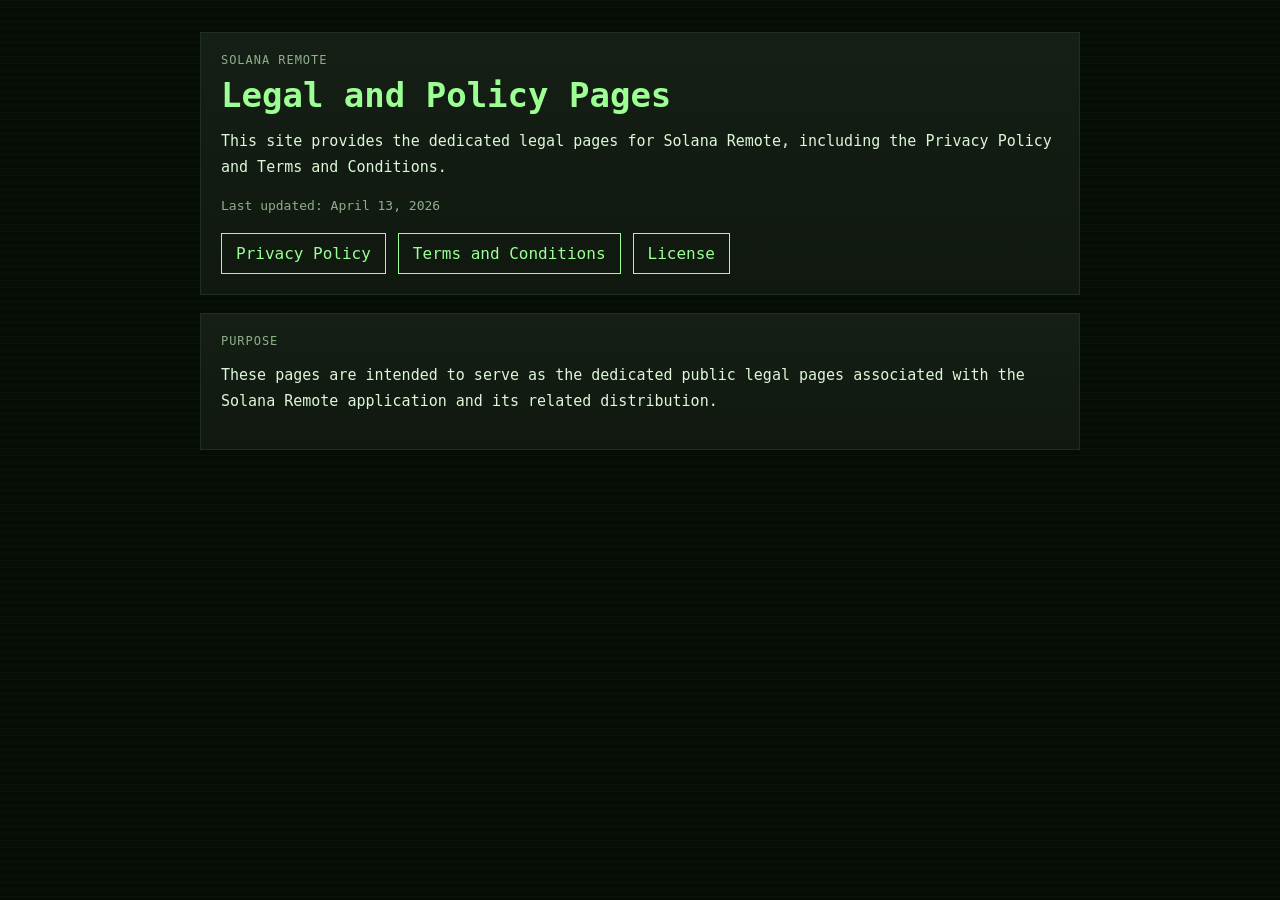
<file: docs/index.html>
<!doctype html>
<html lang="en">
  <head>
    <meta charset="utf-8" />
    <meta name="viewport" content="width=device-width, initial-scale=1" />
    <title>Solana Remote Legal Pages</title>
    <link rel="stylesheet" href="./styles.css" />
  </head>
  <body>
    <main class="page">
      <section class="hero">
        <div class="eyebrow">Solana Remote</div>
        <h1>Legal and Policy Pages</h1>
        <p>
          This site provides the dedicated legal pages for Solana Remote, including
          the Privacy Policy and Terms and Conditions.
        </p>
        <p class="meta">Last updated: April 13, 2026</p>
        <nav class="nav">
          <a href="./privacy-policy.html">Privacy Policy</a>
          <a href="./terms-conditions.html">Terms and Conditions</a>
          <a href="./license.html">License</a>
        </nav>
      </section>

      <section class="panel">
        <div class="eyebrow">Purpose</div>
        <p>
          These pages are intended to serve as the dedicated public legal pages
          associated with the Solana Remote application and its related distribution.
        </p>
      </section>
    </main>
  </body>
</html>
</file>
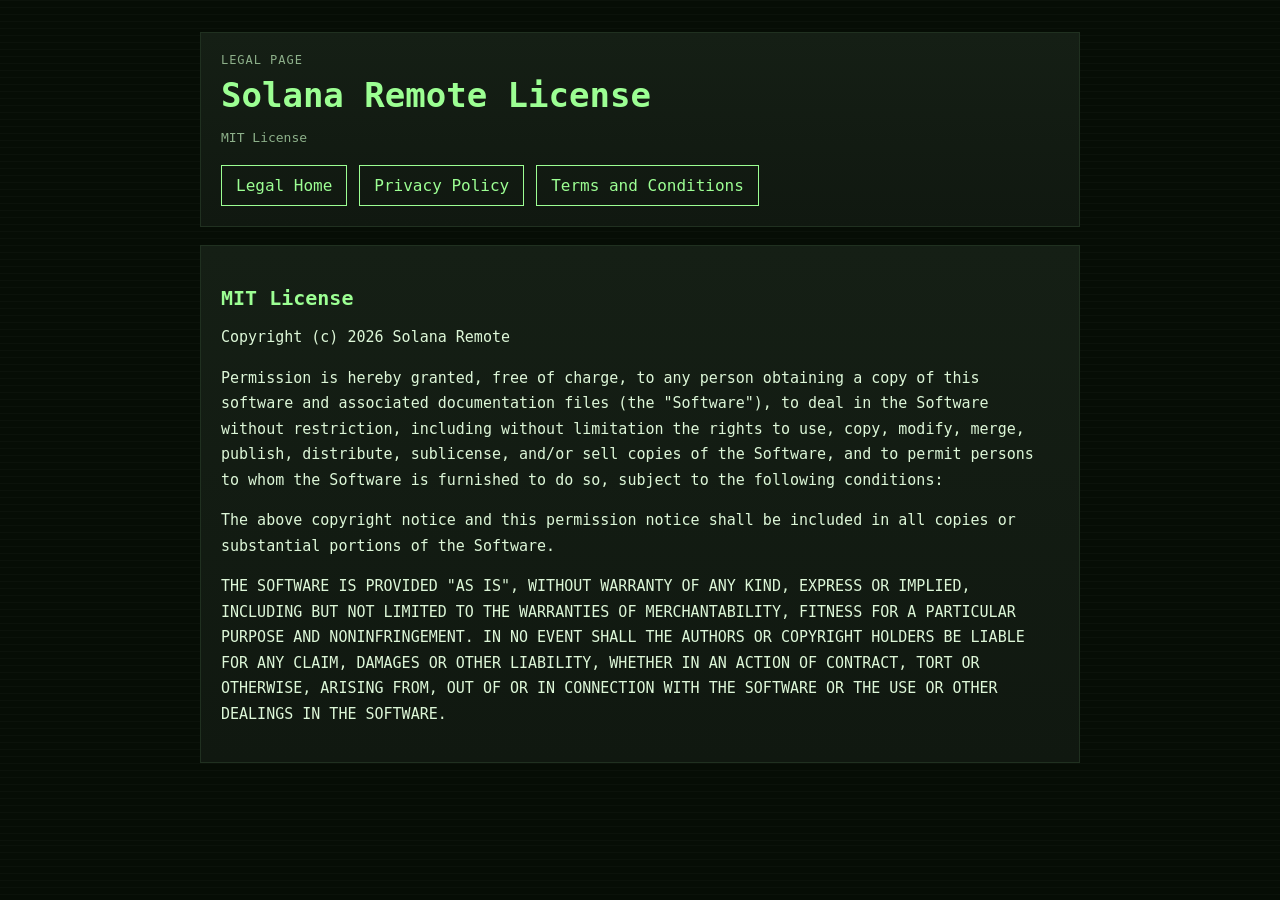
<file: docs/license.html>
<!doctype html>
<html lang="en">
  <head>
    <meta charset="utf-8" />
    <meta name="viewport" content="width=device-width, initial-scale=1" />
    <title>Solana Remote License</title>
    <link rel="stylesheet" href="./styles.css" />
  </head>
  <body>
    <main class="page">
      <section class="hero">
        <div class="eyebrow">Legal Page</div>
        <h1>Solana Remote License</h1>
        <p class="meta">MIT License</p>
        <nav class="nav">
          <a href="./index.html">Legal Home</a>
          <a href="./privacy-policy.html">Privacy Policy</a>
          <a href="./terms-conditions.html">Terms and Conditions</a>
        </nav>
      </section>

      <section class="panel">
        <h2>MIT License</h2>
        <p>Copyright (c) 2026 Solana Remote</p>
        <p>
          Permission is hereby granted, free of charge, to any person obtaining a copy
          of this software and associated documentation files (the "Software"), to deal
          in the Software without restriction, including without limitation the rights
          to use, copy, modify, merge, publish, distribute, sublicense, and/or sell
          copies of the Software, and to permit persons to whom the Software is
          furnished to do so, subject to the following conditions:
        </p>
        <p>
          The above copyright notice and this permission notice shall be included in all
          copies or substantial portions of the Software.
        </p>
        <p>
          THE SOFTWARE IS PROVIDED "AS IS", WITHOUT WARRANTY OF ANY KIND, EXPRESS OR
          IMPLIED, INCLUDING BUT NOT LIMITED TO THE WARRANTIES OF MERCHANTABILITY,
          FITNESS FOR A PARTICULAR PURPOSE AND NONINFRINGEMENT. IN NO EVENT SHALL THE
          AUTHORS OR COPYRIGHT HOLDERS BE LIABLE FOR ANY CLAIM, DAMAGES OR OTHER
          LIABILITY, WHETHER IN AN ACTION OF CONTRACT, TORT OR OTHERWISE, ARISING FROM,
          OUT OF OR IN CONNECTION WITH THE SOFTWARE OR THE USE OR OTHER DEALINGS IN THE
          SOFTWARE.
        </p>
      </section>
    </main>
  </body>
</html>
</file>
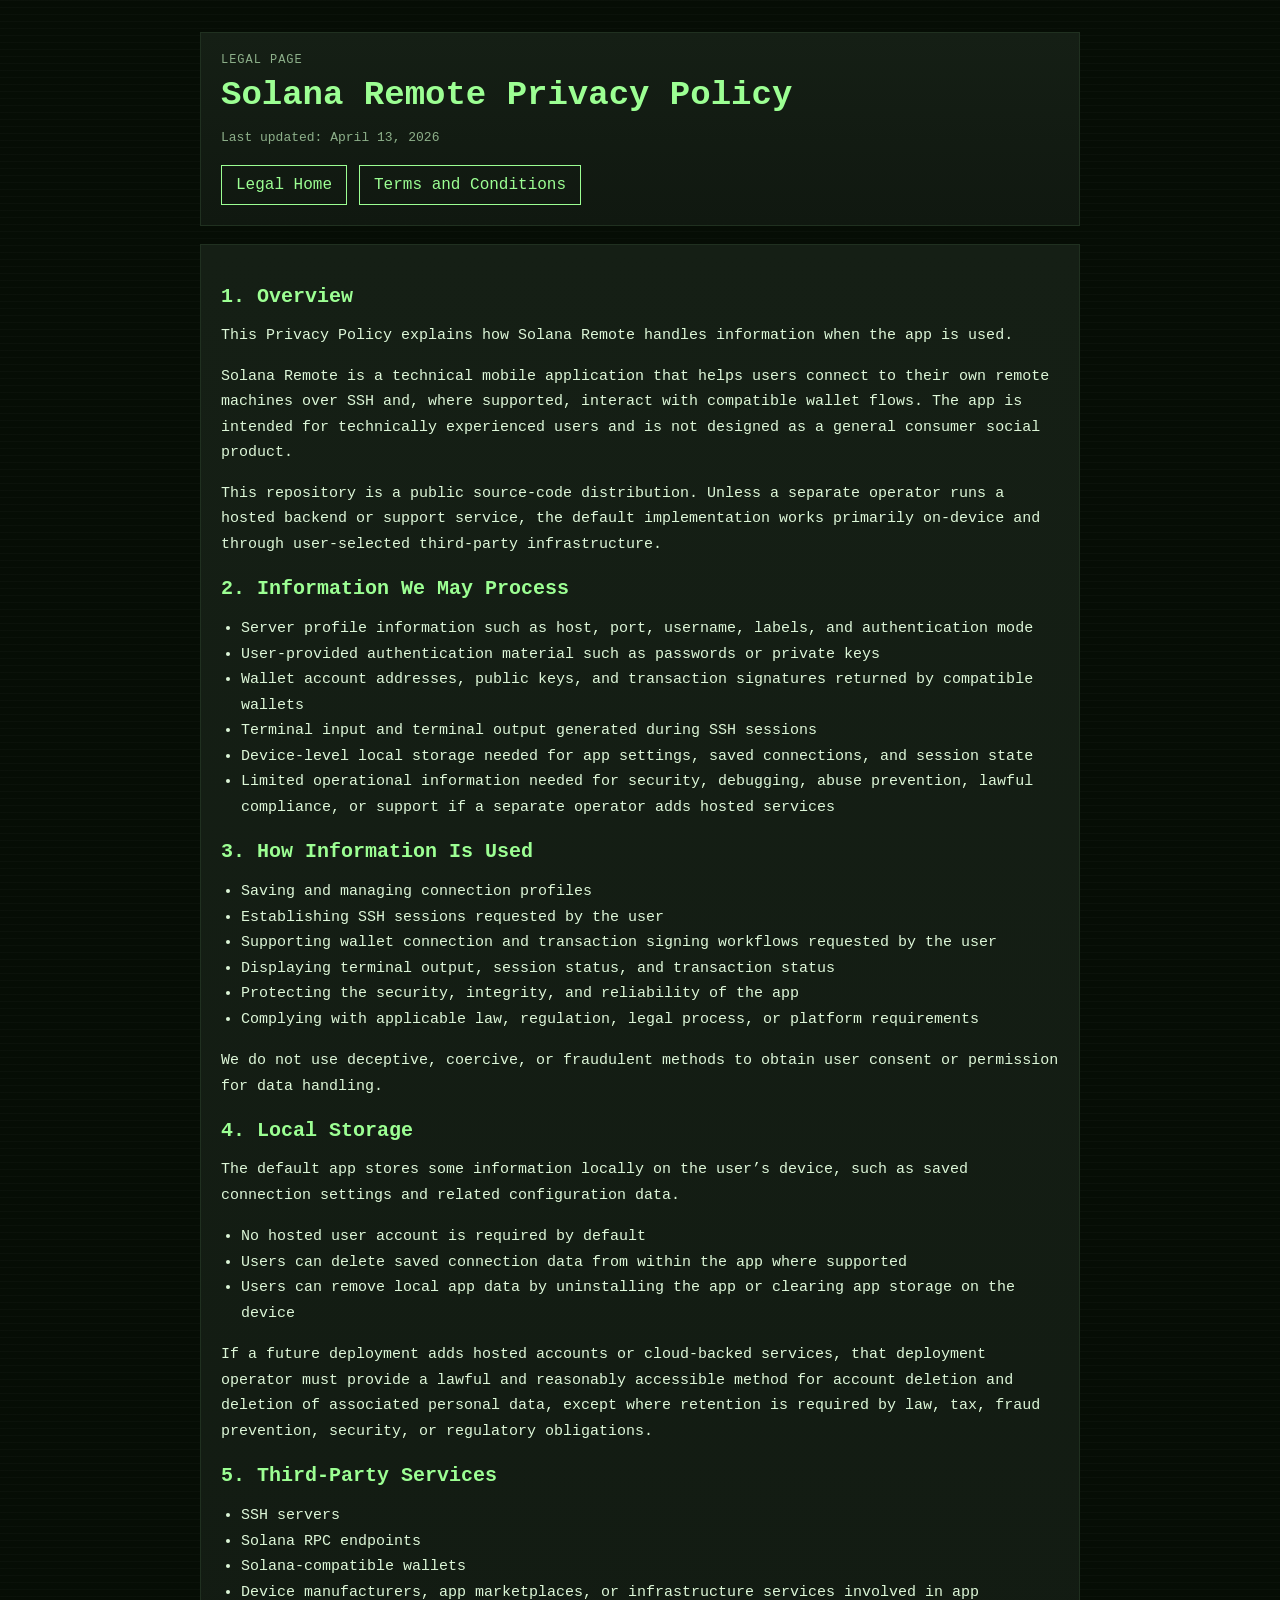
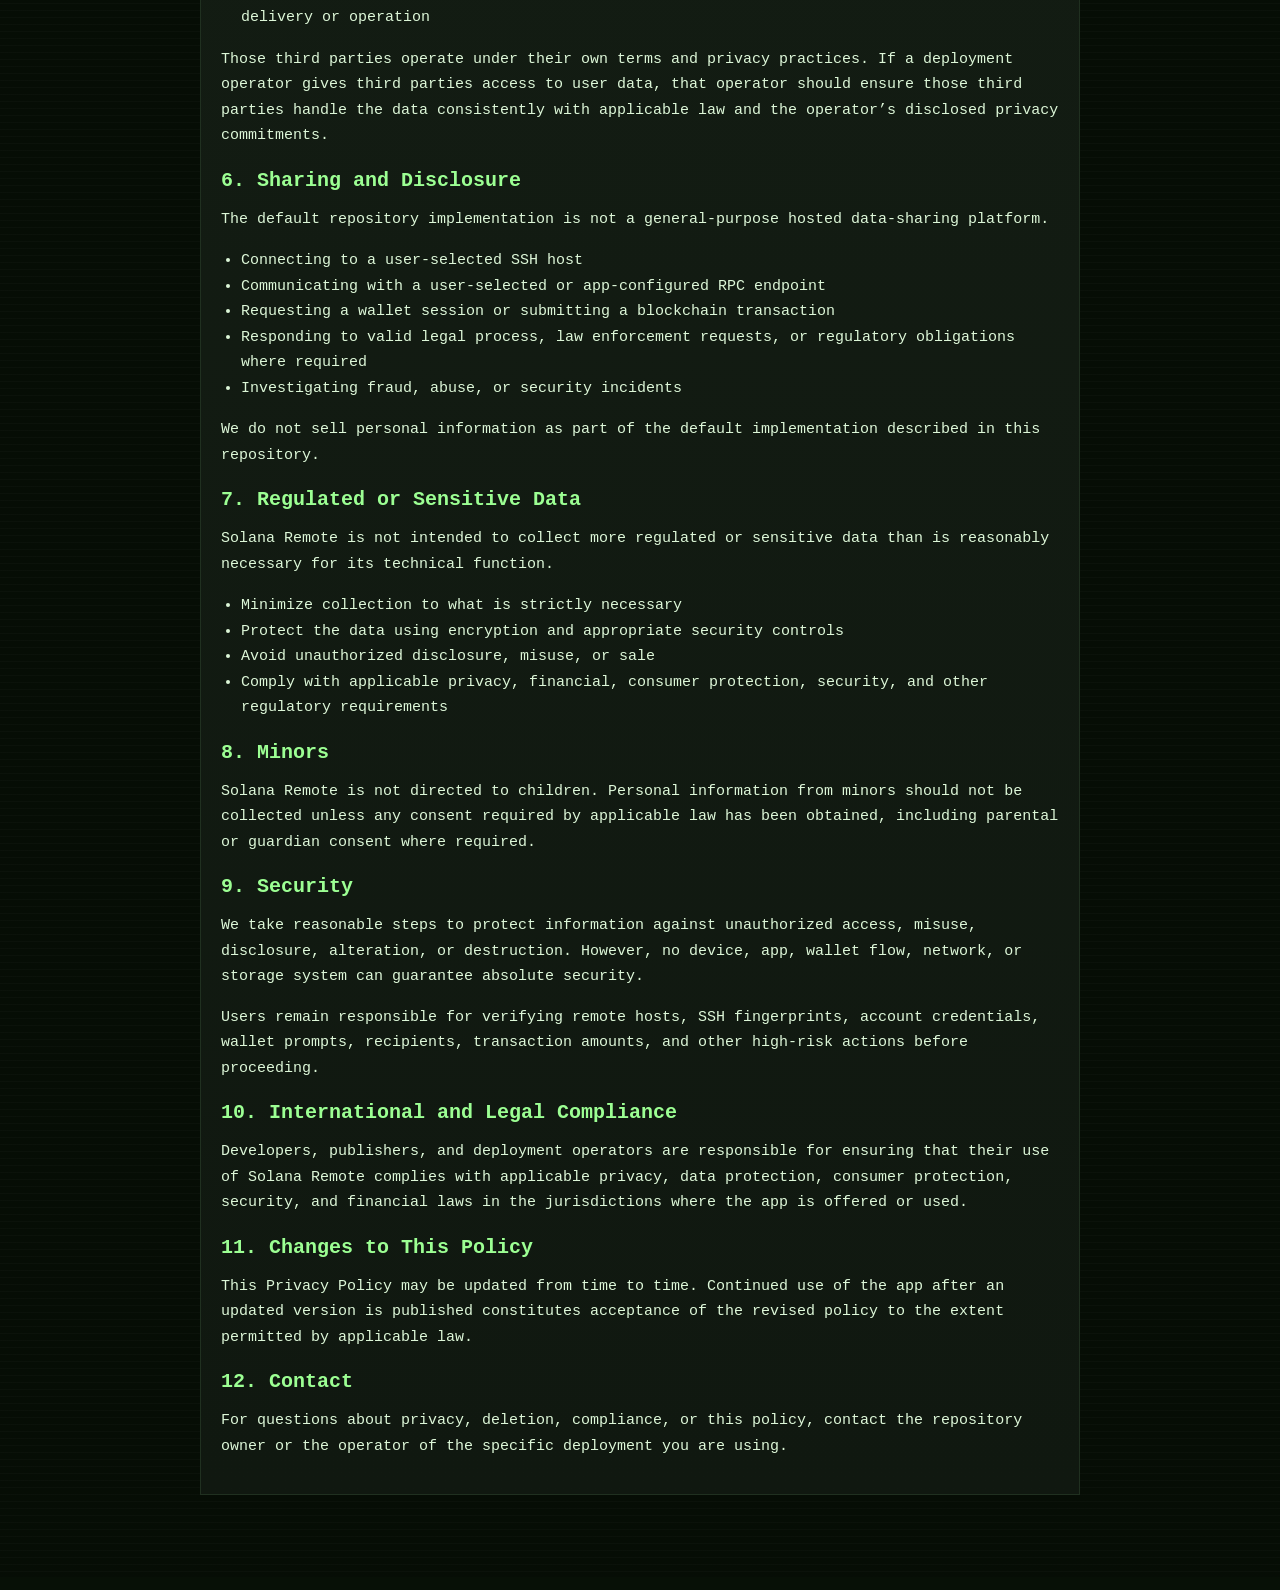
<file: docs/privacy-policy.html>
<!doctype html>
<html lang="en">
  <head>
    <meta charset="utf-8" />
    <meta name="viewport" content="width=device-width, initial-scale=1" />
    <title>Solana Remote Privacy Policy</title>
    <link rel="stylesheet" href="./styles.css" />
  </head>
  <body>
    <main class="page">
      <section class="hero">
        <div class="eyebrow">Legal Page</div>
        <h1>Solana Remote Privacy Policy</h1>
        <p class="meta">Last updated: April 13, 2026</p>
        <nav class="nav">
          <a href="./index.html">Legal Home</a>
          <a href="./terms-conditions.html">Terms and Conditions</a>
        </nav>
      </section>

      <section class="panel">
        <h2>1. Overview</h2>
        <p>This Privacy Policy explains how Solana Remote handles information when the app is used.</p>
        <p>Solana Remote is a technical mobile application that helps users connect to their own remote machines over SSH and, where supported, interact with compatible wallet flows. The app is intended for technically experienced users and is not designed as a general consumer social product.</p>
        <p>This repository is a public source-code distribution. Unless a separate operator runs a hosted backend or support service, the default implementation works primarily on-device and through user-selected third-party infrastructure.</p>

        <h2>2. Information We May Process</h2>
        <ul>
          <li>Server profile information such as host, port, username, labels, and authentication mode</li>
          <li>User-provided authentication material such as passwords or private keys</li>
          <li>Wallet account addresses, public keys, and transaction signatures returned by compatible wallets</li>
          <li>Terminal input and terminal output generated during SSH sessions</li>
          <li>Device-level local storage needed for app settings, saved connections, and session state</li>
          <li>Limited operational information needed for security, debugging, abuse prevention, lawful compliance, or support if a separate operator adds hosted services</li>
        </ul>

        <h2>3. How Information Is Used</h2>
        <ul>
          <li>Saving and managing connection profiles</li>
          <li>Establishing SSH sessions requested by the user</li>
          <li>Supporting wallet connection and transaction signing workflows requested by the user</li>
          <li>Displaying terminal output, session status, and transaction status</li>
          <li>Protecting the security, integrity, and reliability of the app</li>
          <li>Complying with applicable law, regulation, legal process, or platform requirements</li>
        </ul>
        <p>We do not use deceptive, coercive, or fraudulent methods to obtain user consent or permission for data handling.</p>

        <h2>4. Local Storage</h2>
        <p>The default app stores some information locally on the user’s device, such as saved connection settings and related configuration data.</p>
        <ul>
          <li>No hosted user account is required by default</li>
          <li>Users can delete saved connection data from within the app where supported</li>
          <li>Users can remove local app data by uninstalling the app or clearing app storage on the device</li>
        </ul>
        <p>If a future deployment adds hosted accounts or cloud-backed services, that deployment operator must provide a lawful and reasonably accessible method for account deletion and deletion of associated personal data, except where retention is required by law, tax, fraud prevention, security, or regulatory obligations.</p>

        <h2>5. Third-Party Services</h2>
        <ul>
          <li>SSH servers</li>
          <li>Solana RPC endpoints</li>
          <li>Solana-compatible wallets</li>
          <li>Device manufacturers, app marketplaces, or infrastructure services involved in app delivery or operation</li>
        </ul>
        <p>Those third parties operate under their own terms and privacy practices. If a deployment operator gives third parties access to user data, that operator should ensure those third parties handle the data consistently with applicable law and the operator’s disclosed privacy commitments.</p>

        <h2>6. Sharing and Disclosure</h2>
        <p>The default repository implementation is not a general-purpose hosted data-sharing platform.</p>
        <ul>
          <li>Connecting to a user-selected SSH host</li>
          <li>Communicating with a user-selected or app-configured RPC endpoint</li>
          <li>Requesting a wallet session or submitting a blockchain transaction</li>
          <li>Responding to valid legal process, law enforcement requests, or regulatory obligations where required</li>
          <li>Investigating fraud, abuse, or security incidents</li>
        </ul>
        <p>We do not sell personal information as part of the default implementation described in this repository.</p>

        <h2>7. Regulated or Sensitive Data</h2>
        <p>Solana Remote is not intended to collect more regulated or sensitive data than is reasonably necessary for its technical function.</p>
        <ul>
          <li>Minimize collection to what is strictly necessary</li>
          <li>Protect the data using encryption and appropriate security controls</li>
          <li>Avoid unauthorized disclosure, misuse, or sale</li>
          <li>Comply with applicable privacy, financial, consumer protection, security, and other regulatory requirements</li>
        </ul>

        <h2>8. Minors</h2>
        <p>Solana Remote is not directed to children. Personal information from minors should not be collected unless any consent required by applicable law has been obtained, including parental or guardian consent where required.</p>

        <h2>9. Security</h2>
        <p>We take reasonable steps to protect information against unauthorized access, misuse, disclosure, alteration, or destruction. However, no device, app, wallet flow, network, or storage system can guarantee absolute security.</p>
        <p>Users remain responsible for verifying remote hosts, SSH fingerprints, account credentials, wallet prompts, recipients, transaction amounts, and other high-risk actions before proceeding.</p>

        <h2>10. International and Legal Compliance</h2>
        <p>Developers, publishers, and deployment operators are responsible for ensuring that their use of Solana Remote complies with applicable privacy, data protection, consumer protection, security, and financial laws in the jurisdictions where the app is offered or used.</p>

        <h2>11. Changes to This Policy</h2>
        <p>This Privacy Policy may be updated from time to time. Continued use of the app after an updated version is published constitutes acceptance of the revised policy to the extent permitted by applicable law.</p>

        <h2>12. Contact</h2>
        <p>For questions about privacy, deletion, compliance, or this policy, contact the repository owner or the operator of the specific deployment you are using.</p>
      </section>
    </main>
  </body>
</html>
</file>
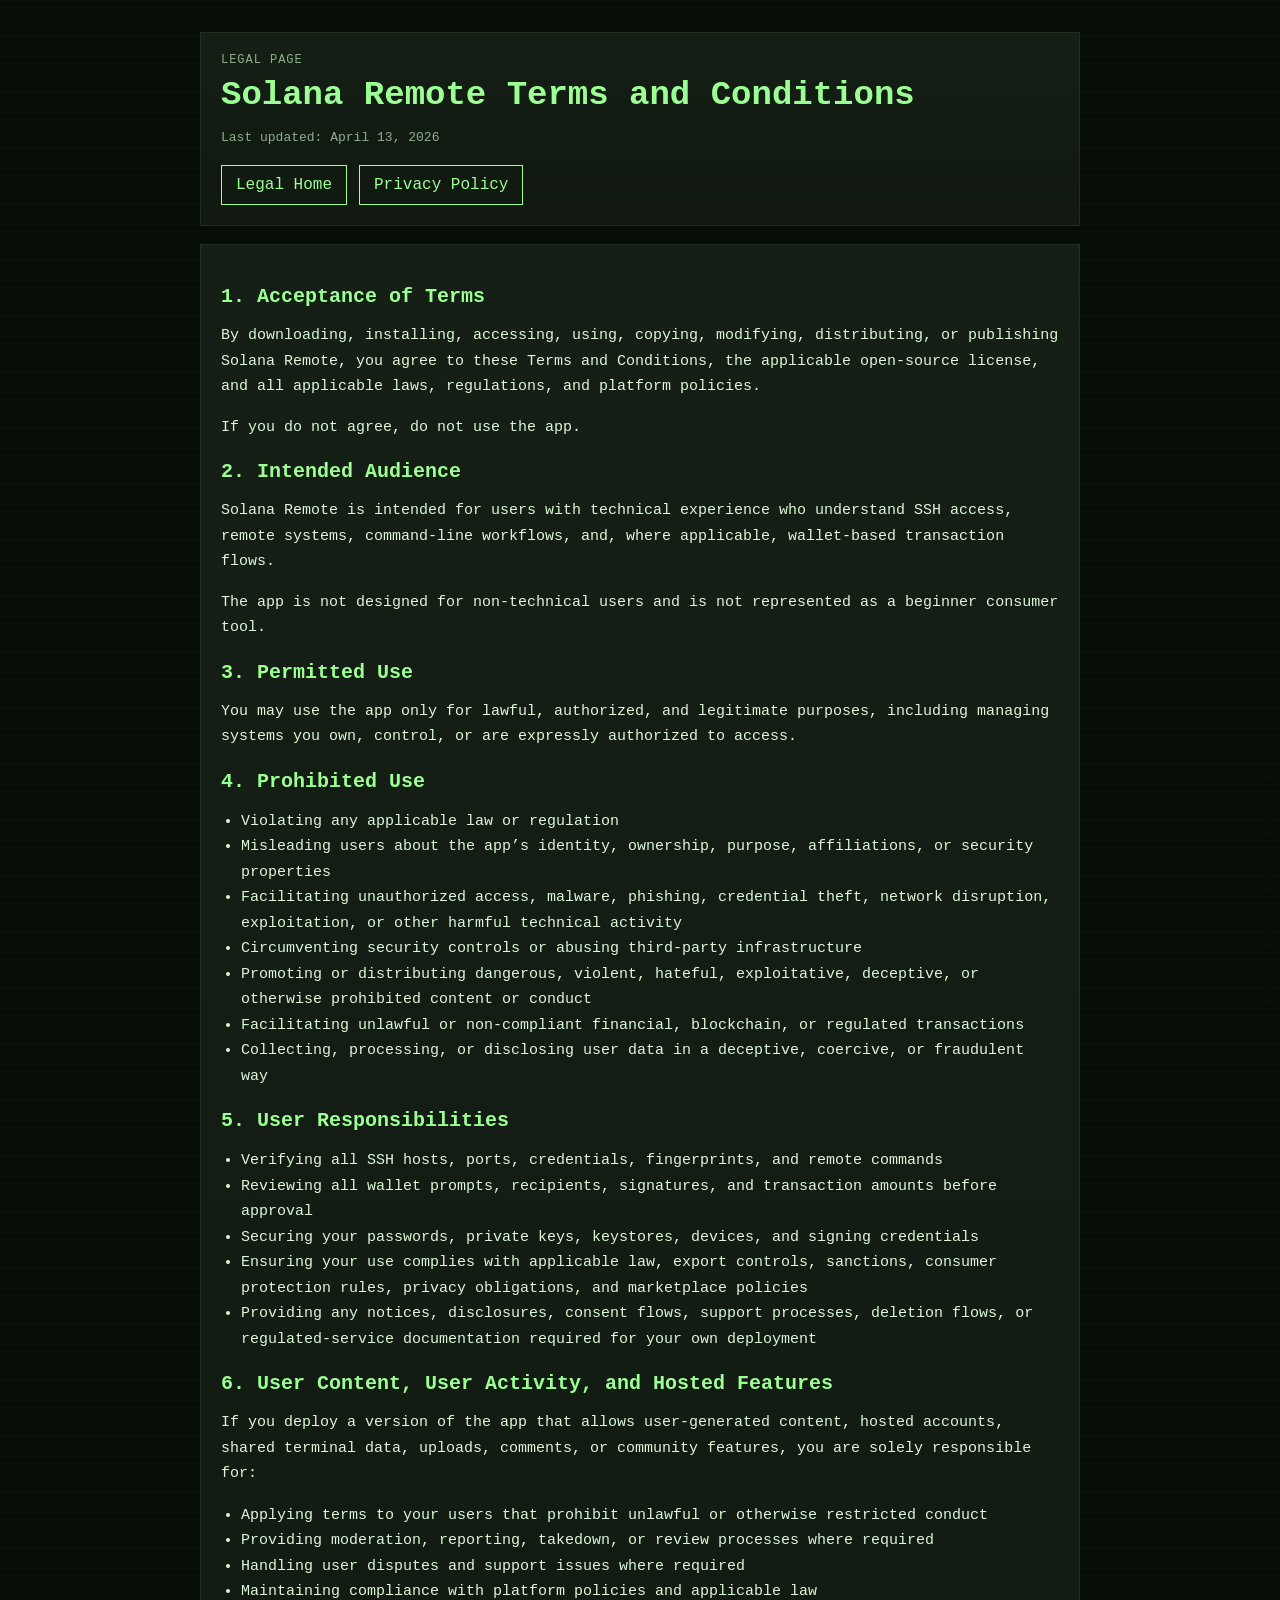
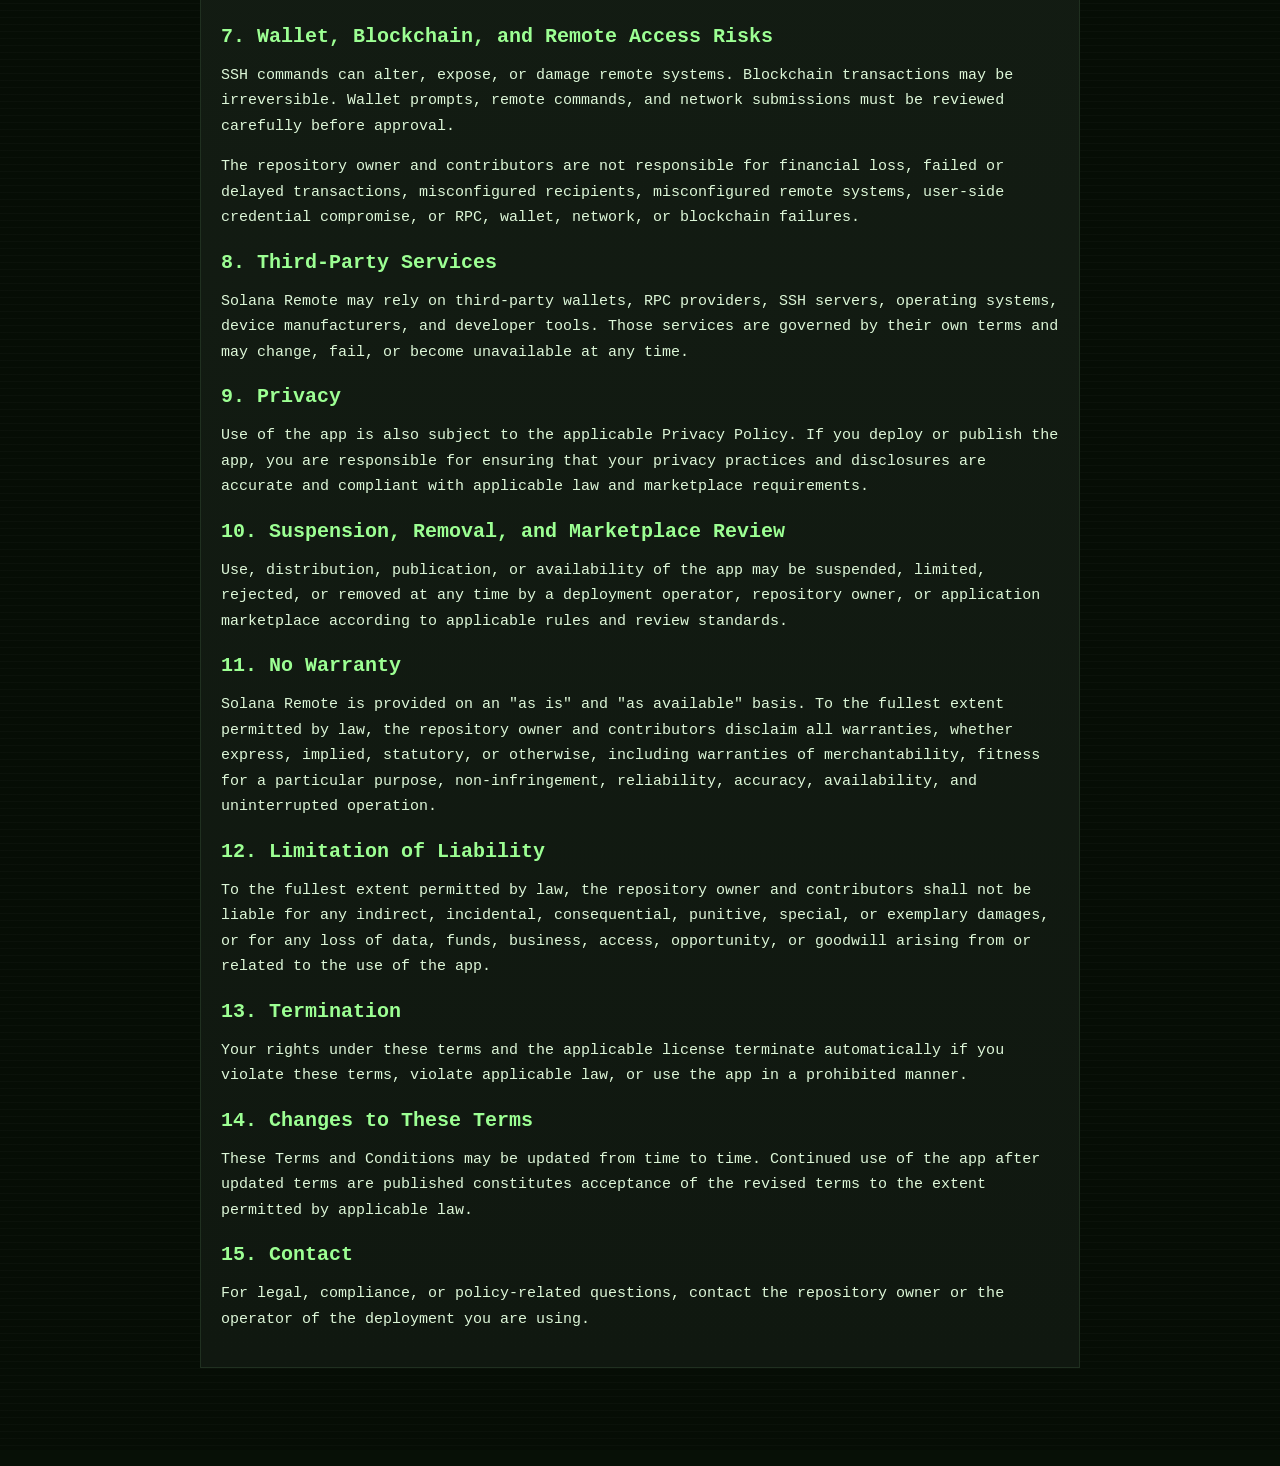
<file: docs/terms-conditions.html>
<!doctype html>
<html lang="en">
  <head>
    <meta charset="utf-8" />
    <meta name="viewport" content="width=device-width, initial-scale=1" />
    <title>Solana Remote Terms and Conditions</title>
    <link rel="stylesheet" href="./styles.css" />
  </head>
  <body>
    <main class="page">
      <section class="hero">
        <div class="eyebrow">Legal Page</div>
        <h1>Solana Remote Terms and Conditions</h1>
        <p class="meta">Last updated: April 13, 2026</p>
        <nav class="nav">
          <a href="./index.html">Legal Home</a>
          <a href="./privacy-policy.html">Privacy Policy</a>
        </nav>
      </section>

      <section class="panel">
        <h2>1. Acceptance of Terms</h2>
        <p>By downloading, installing, accessing, using, copying, modifying, distributing, or publishing Solana Remote, you agree to these Terms and Conditions, the applicable open-source license, and all applicable laws, regulations, and platform policies.</p>
        <p>If you do not agree, do not use the app.</p>

        <h2>2. Intended Audience</h2>
        <p>Solana Remote is intended for users with technical experience who understand SSH access, remote systems, command-line workflows, and, where applicable, wallet-based transaction flows.</p>
        <p>The app is not designed for non-technical users and is not represented as a beginner consumer tool.</p>

        <h2>3. Permitted Use</h2>
        <p>You may use the app only for lawful, authorized, and legitimate purposes, including managing systems you own, control, or are expressly authorized to access.</p>

        <h2>4. Prohibited Use</h2>
        <ul>
          <li>Violating any applicable law or regulation</li>
          <li>Misleading users about the app’s identity, ownership, purpose, affiliations, or security properties</li>
          <li>Facilitating unauthorized access, malware, phishing, credential theft, network disruption, exploitation, or other harmful technical activity</li>
          <li>Circumventing security controls or abusing third-party infrastructure</li>
          <li>Promoting or distributing dangerous, violent, hateful, exploitative, deceptive, or otherwise prohibited content or conduct</li>
          <li>Facilitating unlawful or non-compliant financial, blockchain, or regulated transactions</li>
          <li>Collecting, processing, or disclosing user data in a deceptive, coercive, or fraudulent way</li>
        </ul>

        <h2>5. User Responsibilities</h2>
        <ul>
          <li>Verifying all SSH hosts, ports, credentials, fingerprints, and remote commands</li>
          <li>Reviewing all wallet prompts, recipients, signatures, and transaction amounts before approval</li>
          <li>Securing your passwords, private keys, keystores, devices, and signing credentials</li>
          <li>Ensuring your use complies with applicable law, export controls, sanctions, consumer protection rules, privacy obligations, and marketplace policies</li>
          <li>Providing any notices, disclosures, consent flows, support processes, deletion flows, or regulated-service documentation required for your own deployment</li>
        </ul>

        <h2>6. User Content, User Activity, and Hosted Features</h2>
        <p>If you deploy a version of the app that allows user-generated content, hosted accounts, shared terminal data, uploads, comments, or community features, you are solely responsible for:</p>
        <ul>
          <li>Applying terms to your users that prohibit unlawful or otherwise restricted conduct</li>
          <li>Providing moderation, reporting, takedown, or review processes where required</li>
          <li>Handling user disputes and support issues where required</li>
          <li>Maintaining compliance with platform policies and applicable law</li>
        </ul>

        <h2>7. Wallet, Blockchain, and Remote Access Risks</h2>
        <p>SSH commands can alter, expose, or damage remote systems. Blockchain transactions may be irreversible. Wallet prompts, remote commands, and network submissions must be reviewed carefully before approval.</p>
        <p>The repository owner and contributors are not responsible for financial loss, failed or delayed transactions, misconfigured recipients, misconfigured remote systems, user-side credential compromise, or RPC, wallet, network, or blockchain failures.</p>

        <h2>8. Third-Party Services</h2>
        <p>Solana Remote may rely on third-party wallets, RPC providers, SSH servers, operating systems, device manufacturers, and developer tools. Those services are governed by their own terms and may change, fail, or become unavailable at any time.</p>

        <h2>9. Privacy</h2>
        <p>Use of the app is also subject to the applicable Privacy Policy. If you deploy or publish the app, you are responsible for ensuring that your privacy practices and disclosures are accurate and compliant with applicable law and marketplace requirements.</p>

        <h2>10. Suspension, Removal, and Marketplace Review</h2>
        <p>Use, distribution, publication, or availability of the app may be suspended, limited, rejected, or removed at any time by a deployment operator, repository owner, or application marketplace according to applicable rules and review standards.</p>

        <h2>11. No Warranty</h2>
        <p>Solana Remote is provided on an "as is" and "as available" basis. To the fullest extent permitted by law, the repository owner and contributors disclaim all warranties, whether express, implied, statutory, or otherwise, including warranties of merchantability, fitness for a particular purpose, non-infringement, reliability, accuracy, availability, and uninterrupted operation.</p>

        <h2>12. Limitation of Liability</h2>
        <p>To the fullest extent permitted by law, the repository owner and contributors shall not be liable for any indirect, incidental, consequential, punitive, special, or exemplary damages, or for any loss of data, funds, business, access, opportunity, or goodwill arising from or related to the use of the app.</p>

        <h2>13. Termination</h2>
        <p>Your rights under these terms and the applicable license terminate automatically if you violate these terms, violate applicable law, or use the app in a prohibited manner.</p>

        <h2>14. Changes to These Terms</h2>
        <p>These Terms and Conditions may be updated from time to time. Continued use of the app after updated terms are published constitutes acceptance of the revised terms to the extent permitted by applicable law.</p>

        <h2>15. Contact</h2>
        <p>For legal, compliance, or policy-related questions, contact the repository owner or the operator of the deployment you are using.</p>
      </section>
    </main>
  </body>
</html>
</file>
<file: docs/styles.css>
* {
  box-sizing: border-box;
}

:root {
  color-scheme: dark;
  --bg: #071006;
  --panel: #101810;
  --panel-2: #151f15;
  --line: #203020;
  --text: #ddf7d8;
  --muted: #8db08a;
  --accent: #9cff93;
  --accent-2: #00fc40;
  --warn: #ff7351;
}

body {
  margin: 0;
  font-family: "SFMono-Regular", "Menlo", "Monaco", "Consolas", monospace;
  background:
    linear-gradient(180deg, rgba(0, 0, 0, 0.18), rgba(0, 0, 0, 0.18)),
    repeating-linear-gradient(
      to bottom,
      rgba(255, 255, 255, 0.025) 0,
      rgba(255, 255, 255, 0.025) 1px,
      transparent 1px,
      transparent 7px
    ),
    var(--bg);
  color: var(--text);
}

.page {
  max-width: 920px;
  margin: 0 auto;
  padding: 32px 20px 64px;
}

.hero,
.panel {
  border: 1px solid var(--line);
  background: linear-gradient(180deg, var(--panel-2), var(--panel));
  padding: 20px;
  margin-bottom: 18px;
}

.eyebrow {
  color: var(--muted);
  font-size: 12px;
  text-transform: uppercase;
  letter-spacing: 0.08em;
  margin-bottom: 10px;
}

h1, h2, h3 {
  margin: 0 0 12px;
  color: var(--accent);
}

h1 {
  font-size: 34px;
  line-height: 1.1;
}

h2 {
  font-size: 20px;
  margin-top: 20px;
}

p, li {
  color: var(--text);
  line-height: 1.7;
  font-size: 15px;
}

ul {
  padding-left: 20px;
}

a {
  color: var(--accent);
}

.nav {
  display: flex;
  gap: 12px;
  flex-wrap: wrap;
  margin-top: 16px;
}

.nav a {
  text-decoration: none;
  border: 1px solid var(--accent);
  padding: 10px 14px;
}

.meta {
  color: var(--muted);
  font-size: 13px;
}

.warning {
  color: var(--warn);
}
</file>
